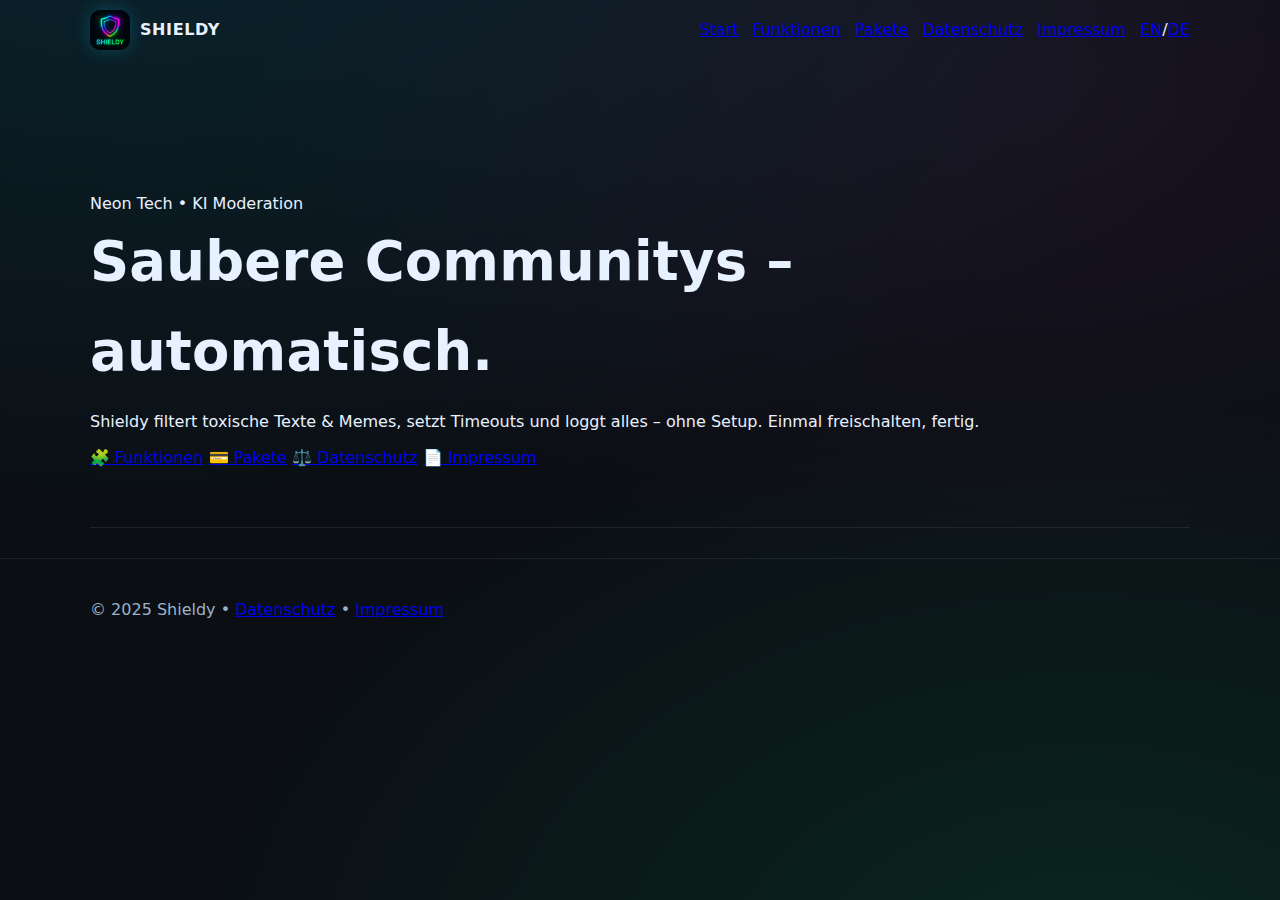
<file: index.html>
<!doctype html>
<html lang="de">
<head>
  <meta charset="utf-8"><meta name="viewport" content="width=device-width,initial-scale=1">
  <title>Shieldy – AI Moderation</title>
  <link rel="stylesheet" href="assets/style.css">
</head>
<body>
<header class="container">
  <nav class="nav">
    <div class="logo-wrap"><img class="logo" src="assets/logo.png" alt="Shieldy Logo"><span class="brand">SHIELDY</span></div>
    <div class="spacer"></div>
    <a href="index.html">Start</a><a href="funktionen.html">Funktionen</a><a href="pakete.html">Pakete</a><a href="datenschutz.html">Datenschutz</a><a href="impressum.html">Impressum</a>
    <div class="lang-switch"><a href="en/index.html" class="lang-btn">EN</a><span class="sep">/</span><a href="index.html" class="lang-btn">DE</a></div>
  </nav>
</header>

<main class="container">
  <section class="hero">
    <div class="hero-inner">
      <span class="badge">Neon Tech • KI Moderation</span>
      <h1>Saubere Communitys – automatisch.</h1>
      <p class="subtitle">Shieldy filtert toxische Texte & Memes, setzt Timeouts und loggt alles – ohne Setup. Einmal freischalten, fertig.</p>
      <div class="btns">
        <a class="btn" href="funktionen.html">🧩 Funktionen</a>
        <a class="btn" href="pakete.html">💳 Pakete</a>
        <a class="btn ghost" href="datenschutz.html">⚖️ Datenschutz</a>
        <a class="btn ghost" href="impressum.html">📄 Impressum</a>
      </div>
    </div>
  </section>
</main>

<footer><div class="container">© 2025 Shieldy • <a href="datenschutz.html">Datenschutz</a> • <a href="impressum.html">Impressum</a></div></footer>
</body></html>
</file>
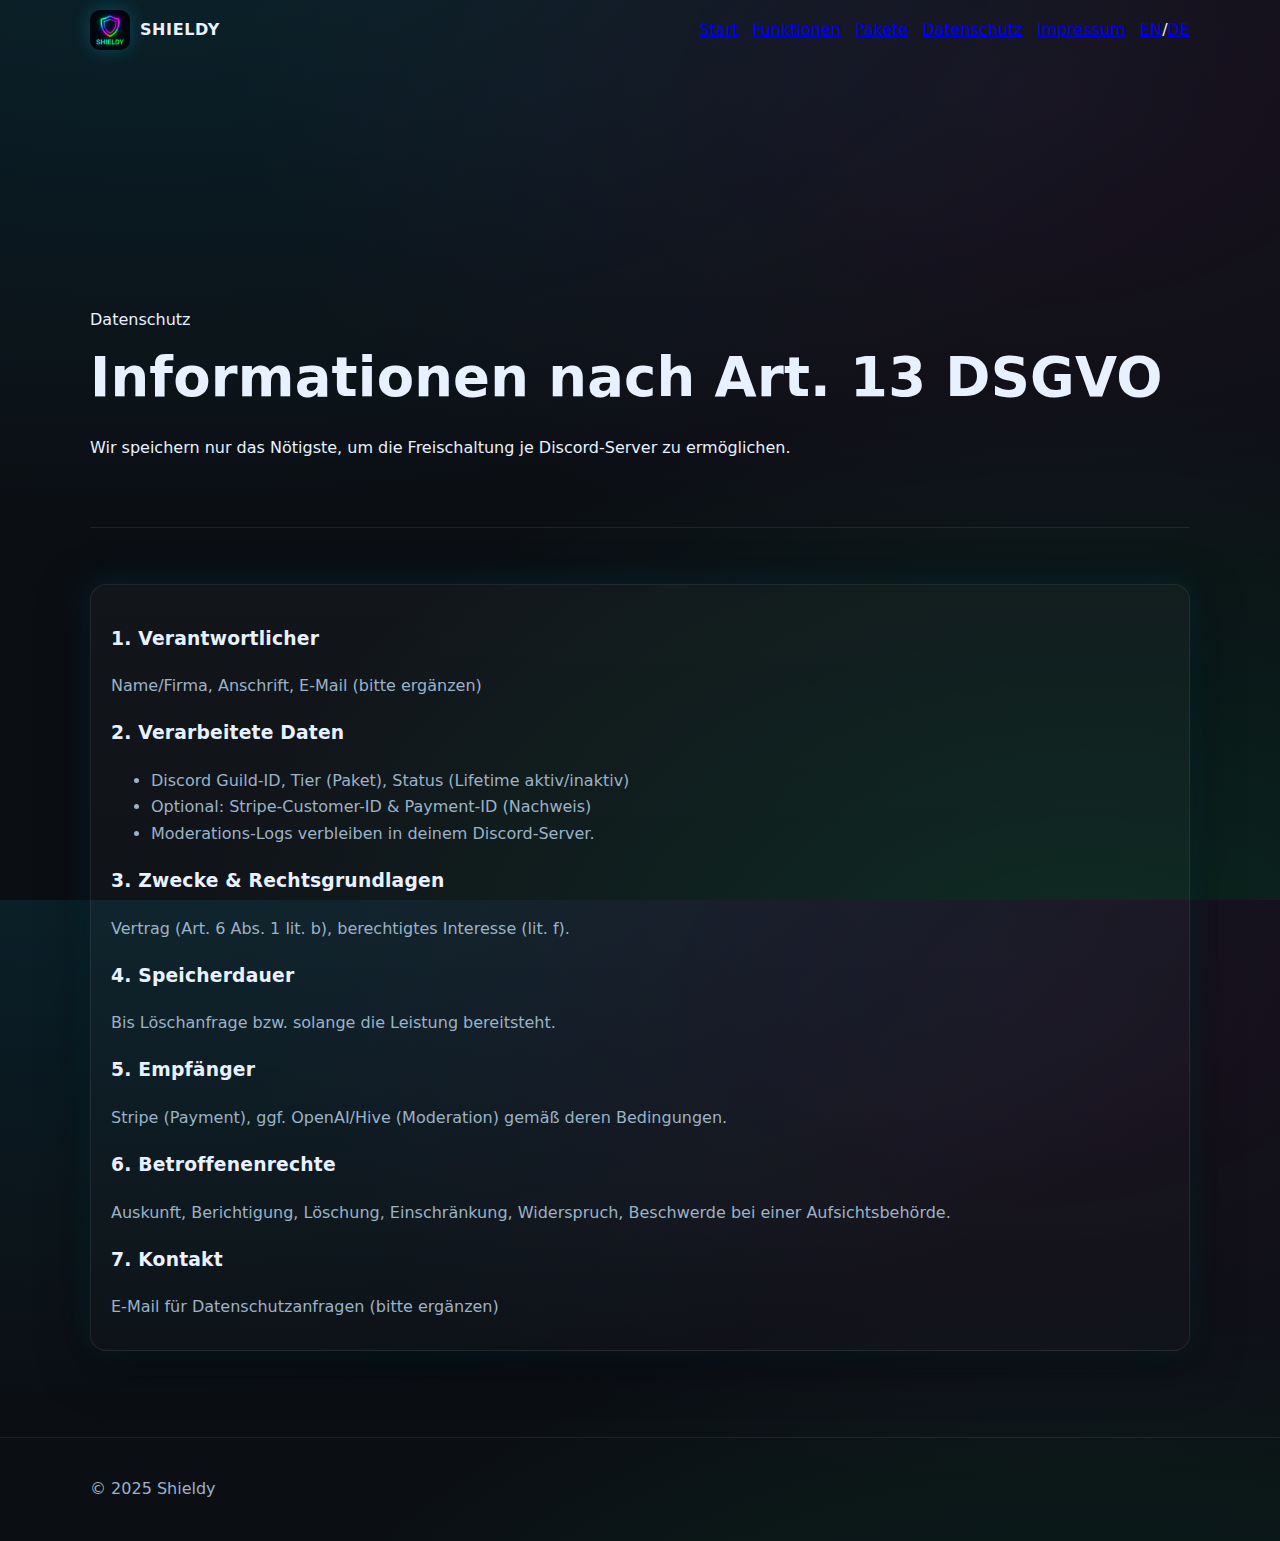
<file: datenschutz.html>
<!doctype html>
<html lang="de">
<head>
  <meta charset="utf-8"><meta name="viewport" content="width=device-width,initial-scale=1">
  <title>Datenschutz – Shieldy</title><link rel="stylesheet" href="assets/style.css">
</head>
<body>
<header class="container">
  <nav class="nav">
    <div class="logo-wrap"><img class="logo" src="assets/logo.png" alt="Shieldy"><span class="brand">SHIELDY</span></div>
    <div class="spacer"></div>
    <a href="index.html">Start</a><a href="funktionen.html">Funktionen</a><a href="pakete.html">Pakete</a><a href="datenschutz.html">Datenschutz</a><a href="impressum.html">Impressum</a>
    <div class="lang-switch"><a href="en/privacy.html" class="lang-btn">EN</a><span class="sep">/</span><a href="datenschutz.html" class="lang-btn">DE</a></div>
  </nav>
</header>

<main class="container">
  <section class="hero">
    <div class="hero-inner">
      <span class="badge">Datenschutz</span>
      <h1>Informationen nach Art. 13 DSGVO</h1>
      <p class="subtitle">Wir speichern nur das Nötigste, um die Freischaltung je Discord-Server zu ermöglichen.</p>
    </div>
  </section>

  <section>
    <div class="card">
      <h3>1. Verantwortlicher</h3><p class="small">Name/Firma, Anschrift, E-Mail (bitte ergänzen)</p>
      <h3>2. Verarbeitete Daten</h3>
      <ul class="small">
        <li>Discord Guild-ID, Tier (Paket), Status (Lifetime aktiv/inaktiv)</li>
        <li>Optional: Stripe-Customer-ID & Payment-ID (Nachweis)</li>
        <li>Moderations-Logs verbleiben in deinem Discord-Server.</li>
      </ul>
      <h3>3. Zwecke & Rechtsgrundlagen</h3><p class="small">Vertrag (Art. 6 Abs. 1 lit. b), berechtigtes Interesse (lit. f).</p>
      <h3>4. Speicherdauer</h3><p class="small">Bis Löschanfrage bzw. solange die Leistung bereitsteht.</p>
      <h3>5. Empfänger</h3><p class="small">Stripe (Payment), ggf. OpenAI/Hive (Moderation) gemäß deren Bedingungen.</p>
      <h3>6. Betroffenenrechte</h3><p class="small">Auskunft, Berichtigung, Löschung, Einschränkung, Widerspruch, Beschwerde bei einer Aufsichtsbehörde.</p>
      <h3>7. Kontakt</h3><p class="small">E-Mail für Datenschutzanfragen (bitte ergänzen)</p>
    </div>
  </section>
</main>

<footer><div class="container">© 2025 Shieldy</div></footer>
</body></html>
</file>
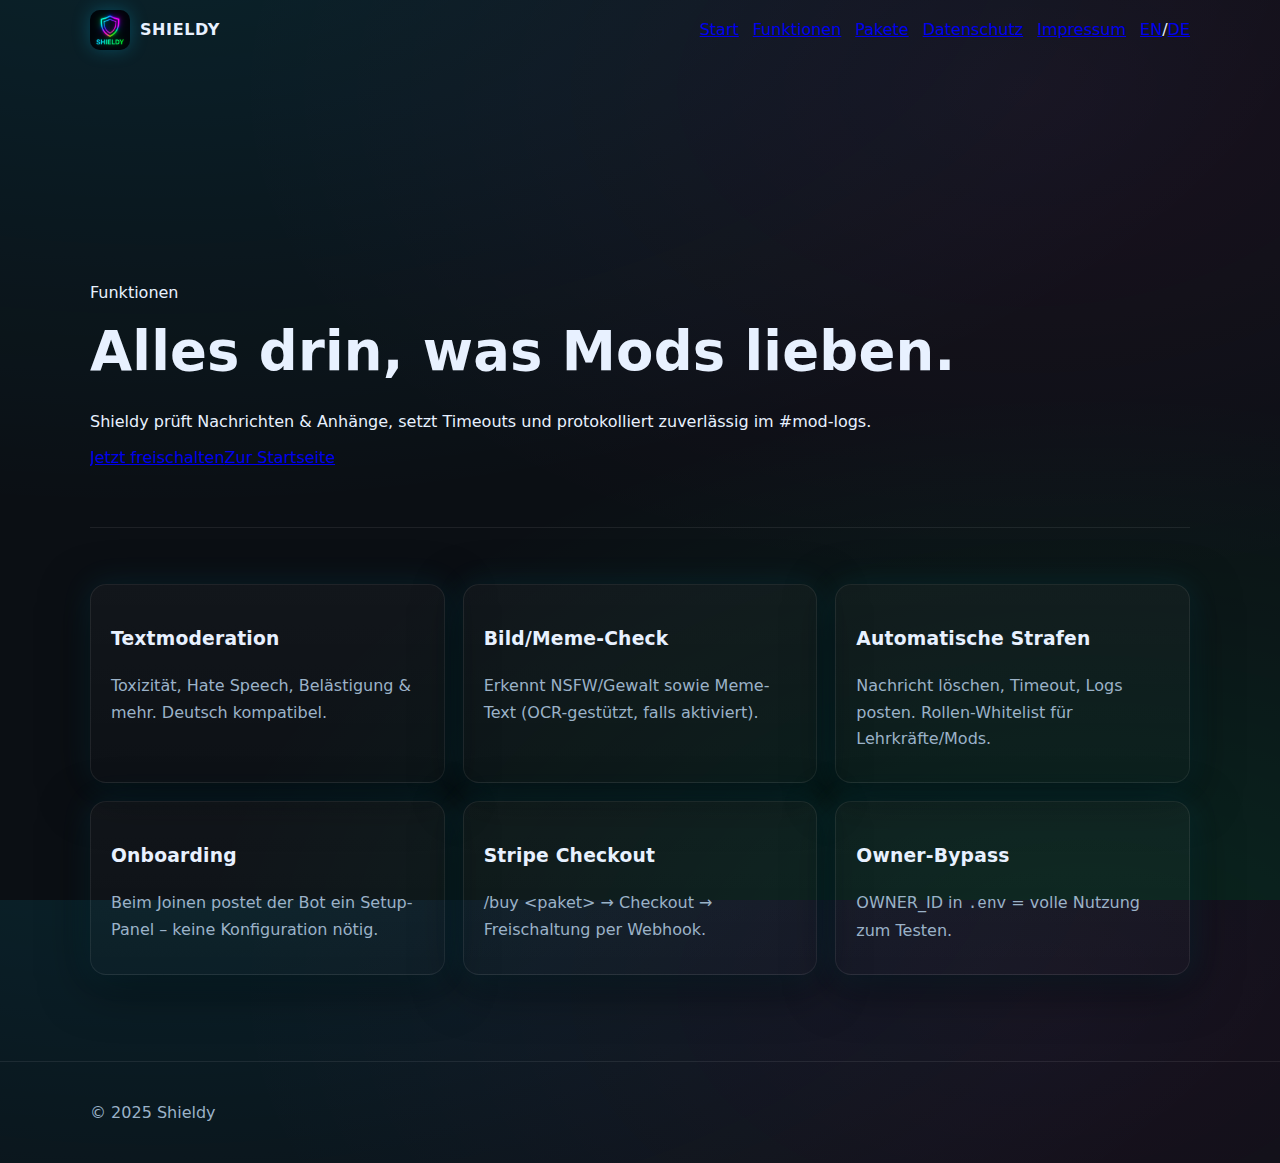
<file: funktionen.html>
<!doctype html>
<html lang="de">
<head>
  <meta charset="utf-8"><meta name="viewport" content="width=device-width,initial-scale=1">
  <title>Funktionen – Shieldy</title><link rel="stylesheet" href="assets/style.css">
</head>
<body>
<header class="container">
  <nav class="nav">
    <div class="logo-wrap"><img class="logo" src="assets/logo.png" alt="Shieldy"><span class="brand">SHIELDY</span></div>
    <div class="spacer"></div>
    <a href="index.html">Start</a><a href="funktionen.html">Funktionen</a><a href="pakete.html">Pakete</a><a href="datenschutz.html">Datenschutz</a><a href="impressum.html">Impressum</a>
    <div class="lang-switch"><a href="en/features.html" class="lang-btn">EN</a><span class="sep">/</span><a href="funktionen.html" class="lang-btn">DE</a></div>
  </nav>
</header>

<main class="container">
  <section class="hero">
    <div class="hero-inner">
      <span class="badge">Funktionen</span>
      <h1>Alles drin, was Mods lieben.</h1>
      <p class="subtitle">Shieldy prüft Nachrichten & Anhänge, setzt Timeouts und protokolliert zuverlässig im #mod-logs.</p>
      <div class="btns"><a class="btn" href="pakete.html">Jetzt freischalten</a><a class="btn ghost" href="index.html">Zur Startseite</a></div>
    </div>
  </section>

  <section>
    <div class="grid-3">
      <div class="card"><h3>Textmoderation</h3><p class="small">Toxizität, Hate Speech, Belästigung & mehr. Deutsch kompatibel.</p></div>
      <div class="card"><h3>Bild/Meme-Check</h3><p class="small">Erkennt NSFW/Gewalt sowie Meme-Text (OCR-gestützt, falls aktiviert).</p></div>
      <div class="card"><h3>Automatische Strafen</h3><p class="small">Nachricht löschen, Timeout, Logs posten. Rollen-Whitelist für Lehrkräfte/Mods.</p></div>
      <div class="card"><h3>Onboarding</h3><p class="small">Beim Joinen postet der Bot ein Setup-Panel – keine Konfiguration nötig.</p></div>
      <div class="card"><h3>Stripe Checkout</h3><p class="small">/buy &lt;paket&gt; → Checkout → Freischaltung per Webhook.</p></div>
      <div class="card"><h3>Owner-Bypass</h3><p class="small">OWNER_ID in <code>.env</code> = volle Nutzung zum Testen.</p></div>
    </div>
  </section>
</main>

<footer><div class="container">© 2025 Shieldy</div></footer>
</body></html>
</file>
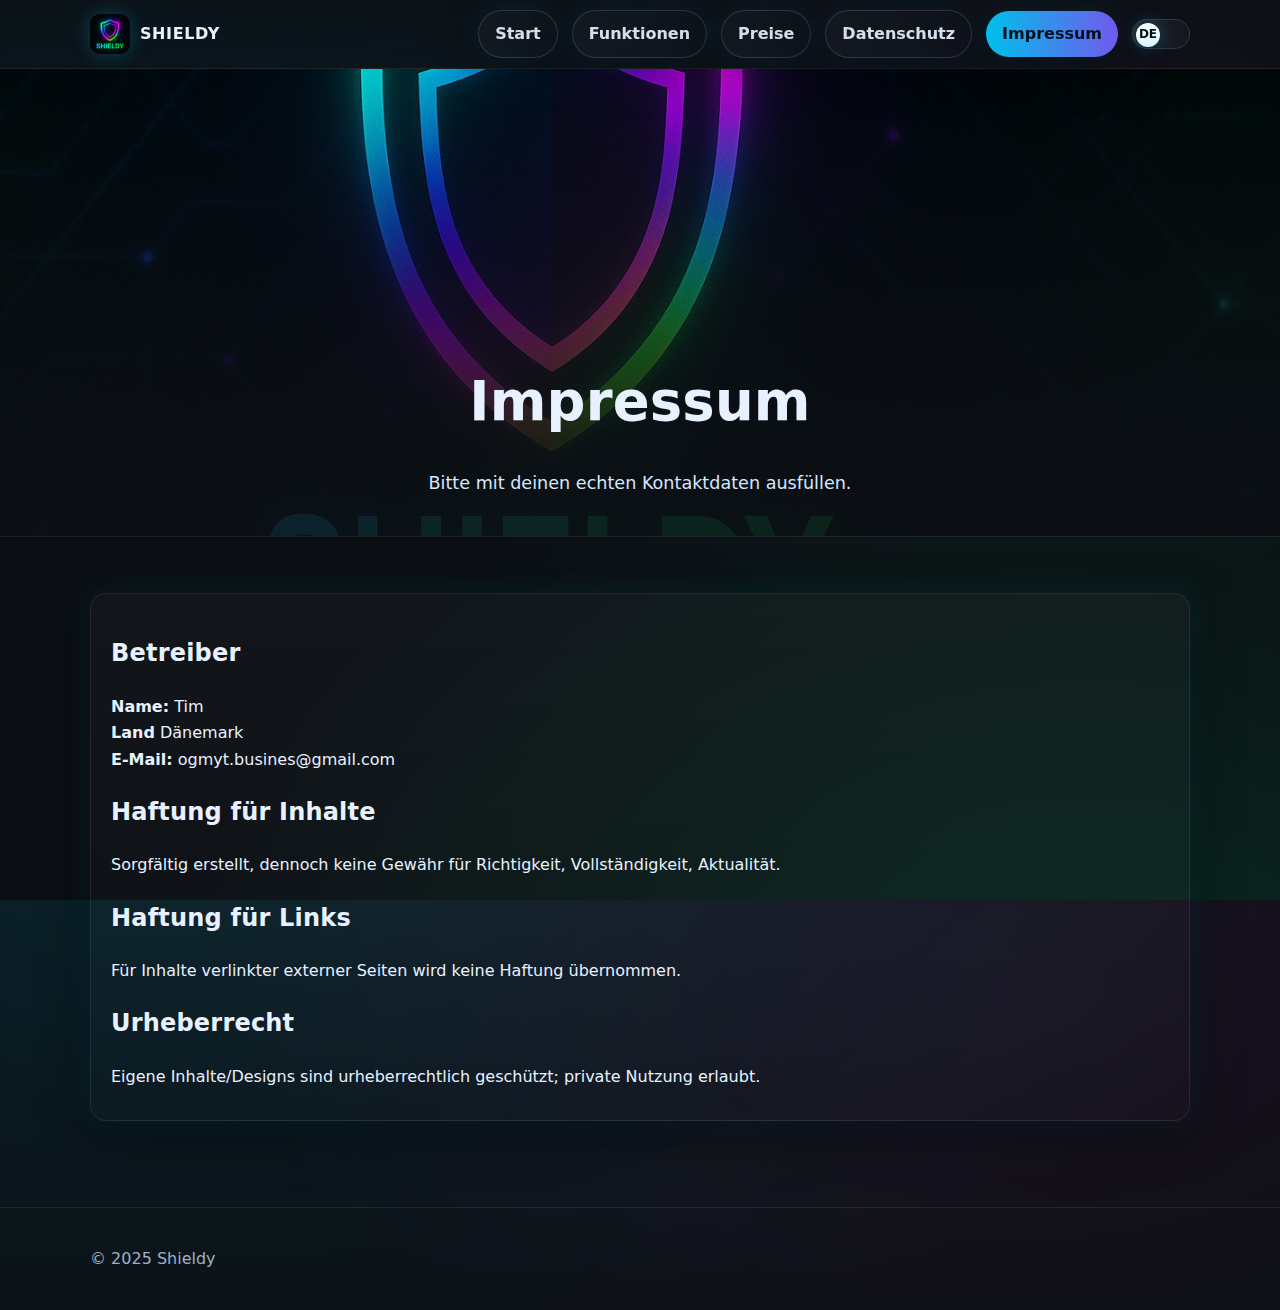
<file: impressum.html>
<!doctype html>
<html lang="de">
<head>
  <meta charset="utf-8"><meta name="viewport" content="width=device-width,initial-scale=1">
  <title>Impressum – Shieldy</title>
  <link rel="stylesheet" href="assets/style.css"><script defer src="assets/script.js"></script>
</head>
<body>
<div class="navbar">
  <div class="container nav">
    <div class="logo-wrap"><img class="logo" src="assets/logo.png" alt="Logo"><span class="brand">SHIELDY</span></div>
    <div class="spacer"></div>
    <a class="nav-btn" href="index.html">Start</a>
    <a class="nav-btn" href="funktionen.html">Funktionen</a>
    <a class="nav-btn" href="preise.html">Preise</a>
    <a class="nav-btn" href="datenschutz.html">Datenschutz</a>
    <a class="nav-btn primary" href="impressum.html">Impressum</a>
    <div class="switch" title="DE / EN"><div class="knob">DE</div></div>
  </div>
</div>

<header class="hero">
  <div class="hero-bg"></div><div class="hero-overlay"></div>
  <div class="container hero-content">
    <h1>Impressum </h1>
    <p class="lead">Bitte mit deinen echten Kontaktdaten ausfüllen.</p>
  </div>
</header>

<main class="container">
  <section>
    <div class="card">
      <h2>Betreiber</h2>
      <p><strong>Name:</strong> Tim<br><strong> Land</strong> Dänemark<br><strong>E-Mail:</strong> ogmyt.busines@gmail.com</p>

      <h2>Haftung für Inhalte</h2>
      <p>Sorgfältig erstellt, dennoch keine Gewähr für Richtigkeit, Vollständigkeit, Aktualität.</p>

      <h2>Haftung für Links</h2>
      <p>Für Inhalte verlinkter externer Seiten wird keine Haftung übernommen.</p>

      <h2>Urheberrecht</h2>
      <p>Eigene Inhalte/Designs sind urheberrechtlich geschützt; private Nutzung erlaubt.</p>
    </div>
  </section>
</main>

<footer><div class="container">© 2025 Shieldy</div></footer>
</body></html>
</file>
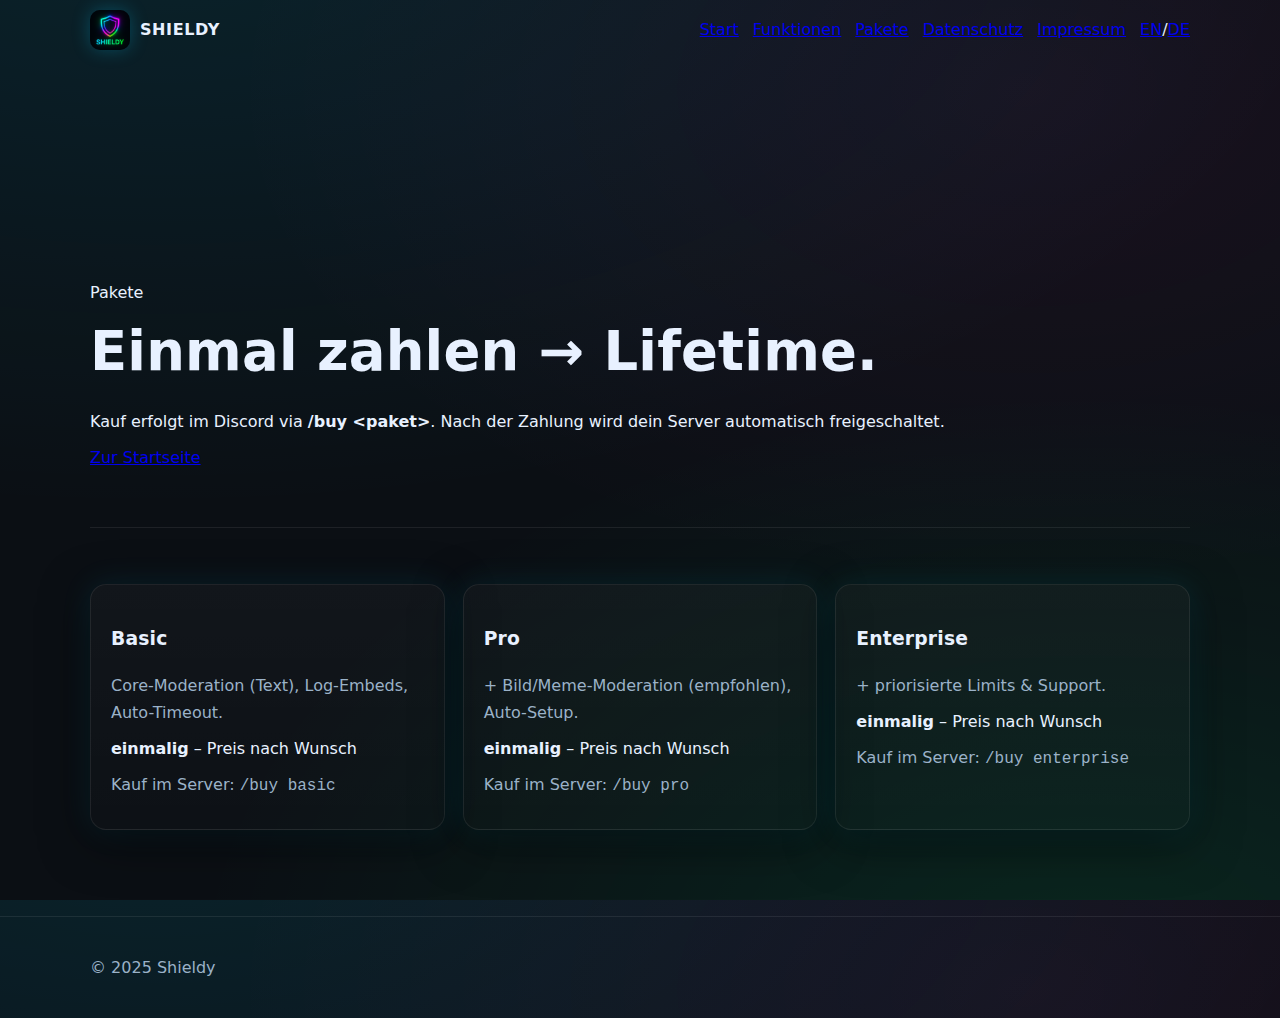
<file: pakete.html>
<!doctype html>
<html lang="de">
<head>
  <meta charset="utf-8"><meta name="viewport" content="width=device-width,initial-scale=1">
  <title>Pakete – Shieldy</title><link rel="stylesheet" href="assets/style.css">
</head>
<body>
<header class="container">
  <nav class="nav">
    <div class="logo-wrap"><img class="logo" src="assets/logo.png" alt="Shieldy"><span class="brand">SHIELDY</span></div>
    <div class="spacer"></div>
    <a href="index.html">Start</a><a href="funktionen.html">Funktionen</a><a href="pakete.html">Pakete</a><a href="datenschutz.html">Datenschutz</a><a href="impressum.html">Impressum</a>
    <div class="lang-switch"><a href="en/pricing.html" class="lang-btn">EN</a><span class="sep">/</span><a href="pakete.html" class="lang-btn">DE</a></div>
  </nav>
</header>

<main class="container">
  <section class="hero">
    <div class="hero-inner">
      <span class="badge">Pakete</span>
      <h1>Einmal zahlen → Lifetime.</h1>
      <p class="subtitle">Kauf erfolgt im Discord via <strong>/buy &lt;paket&gt;</strong>. Nach der Zahlung wird dein Server automatisch freigeschaltet.</p>
      <div class="btns"><a class="btn ghost" href="index.html">Zur Startseite</a></div>
    </div>
  </section>

  <section>
    <div class="grid-3">
      <div class="card"><h3>Basic</h3><p class="small">Core-Moderation (Text), Log-Embeds, Auto-Timeout.</p><p><strong>einmalig</strong> – Preis nach Wunsch</p><p class="small">Kauf im Server: <code>/buy basic</code></p></div>
      <div class="card"><h3>Pro</h3><p class="small">+ Bild/Meme-Moderation (empfohlen), Auto-Setup.</p><p><strong>einmalig</strong> – Preis nach Wunsch</p><p class="small">Kauf im Server: <code>/buy pro</code></p></div>
      <div class="card"><h3>Enterprise</h3><p class="small">+ priorisierte Limits & Support.</p><p><strong>einmalig</strong> – Preis nach Wunsch</p><p class="small">Kauf im Server: <code>/buy enterprise</code></p></div>
    </div>
  </section>
</main>

<footer><div class="container">© 2025 Shieldy</div></footer>
</body></html>
</file>
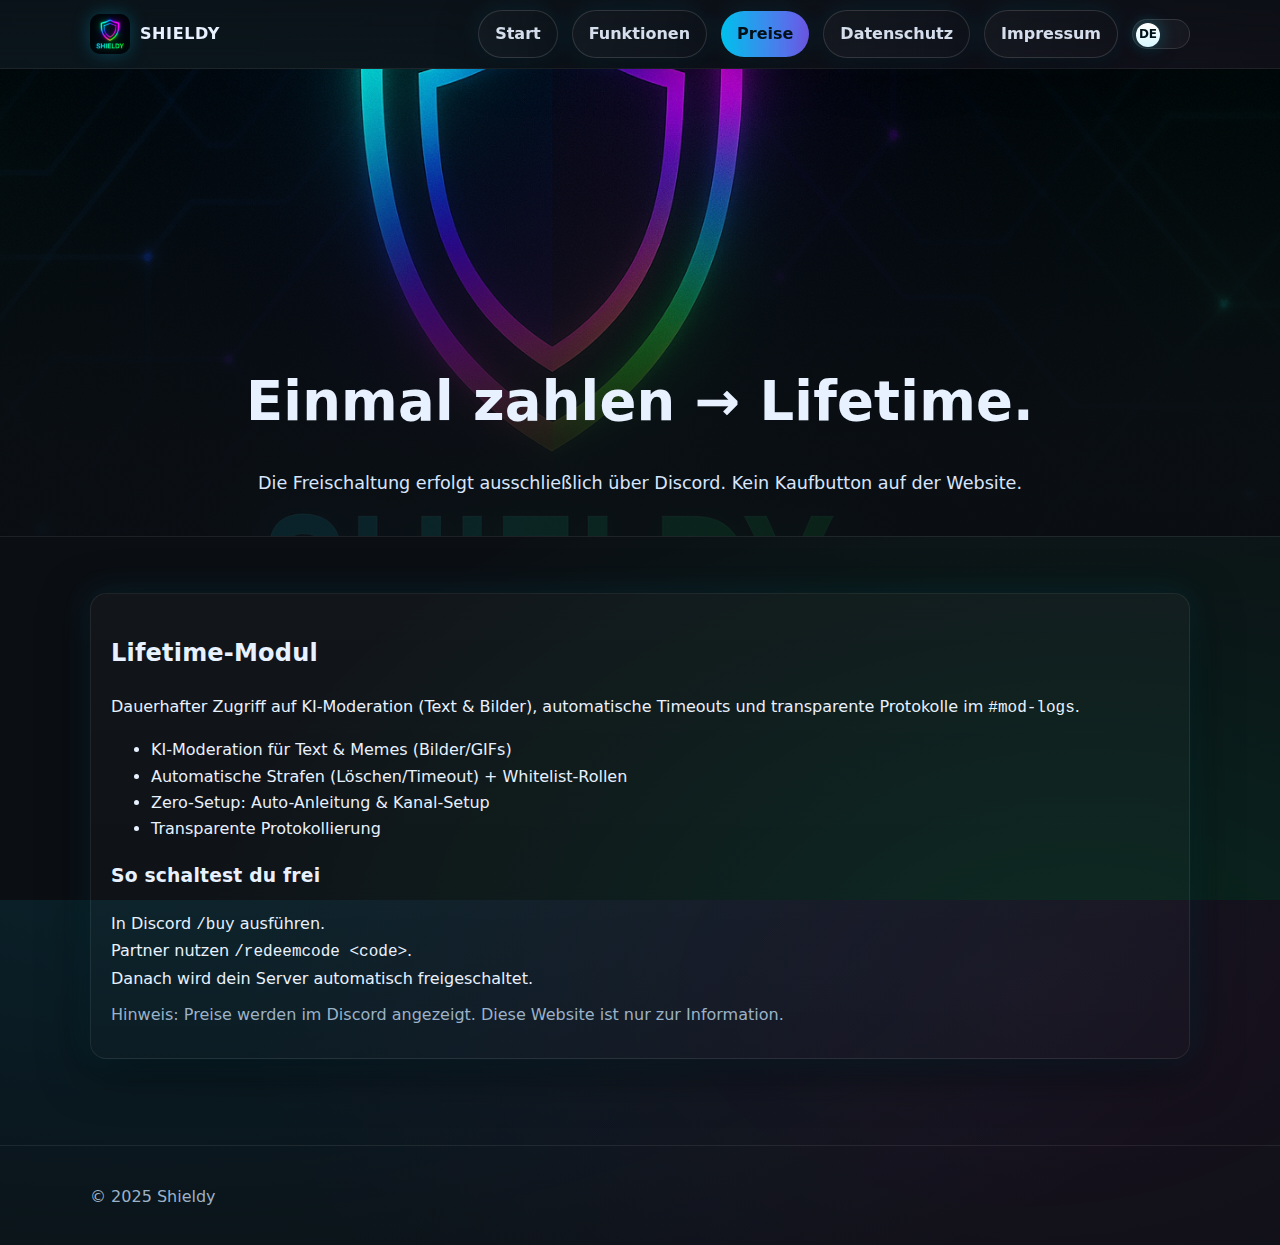
<file: preise.html>
<!doctype html>
<html lang="de">
<head>
  <meta charset="utf-8"><meta name="viewport" content="width=device-width,initial-scale=1">
  <title>Preise – Shieldy</title>
  <link rel="stylesheet" href="assets/style.css"><script defer src="assets/script.js"></script>
</head>
<body>
<div class="navbar">
  <div class="container nav">
    <div class="logo-wrap"><img class="logo" src="assets/logo.png" alt="Logo"><span class="brand">SHIELDY</span></div>
    <div class="spacer"></div>
    <a class="nav-btn" href="index.html">Start</a>
    <a class="nav-btn" href="funktionen.html">Funktionen</a>
    <a class="nav-btn primary" href="preise.html">Preise</a>
    <a class="nav-btn" href="datenschutz.html">Datenschutz</a>
    <a class="nav-btn" href="impressum.html">Impressum</a>
    <div class="switch" title="DE / EN"><div class="knob">DE</div></div>
  </div>
</div>

<header class="hero">
  <div class="hero-bg"></div><div class="hero-overlay"></div>
  <div class="container hero-content">
    <h1>Einmal zahlen → Lifetime.</h1>
    <p class="lead">Die Freischaltung erfolgt ausschließlich über Discord. Kein Kaufbutton auf der Website.</p>
  </div>
</header>

<main class="container">
  <section>
    <div class="card">
      <h2>Lifetime-Modul</h2>
      <p>
        Dauerhafter Zugriff auf KI-Moderation (Text & Bilder), automatische Timeouts
        und transparente Protokolle im <code>#mod-logs</code>.
      </p>
      <ul>
        <li>KI-Moderation für Text & Memes (Bilder/GIFs)</li>
        <li>Automatische Strafen (Löschen/Timeout) + Whitelist-Rollen</li>
        <li>Zero-Setup: Auto-Anleitung & Kanal-Setup</li>
        <li>Transparente Protokollierung</li>
      </ul>
      <h3>So schaltest du frei</h3>
      <p>
        In Discord <code>/buy</code> ausführen.<br>
        Partner nutzen <code>/redeemcode &lt;code&gt;</code>.<br>
        Danach wird dein Server automatisch freigeschaltet.
      </p>
      <p class="small">Hinweis: Preise werden im Discord angezeigt. Diese Website ist nur zur Information.</p>
    </div>
  </section>
</main>

<footer><div class="container">© 2025 Shieldy</div></footer>
</body></html>
</file>
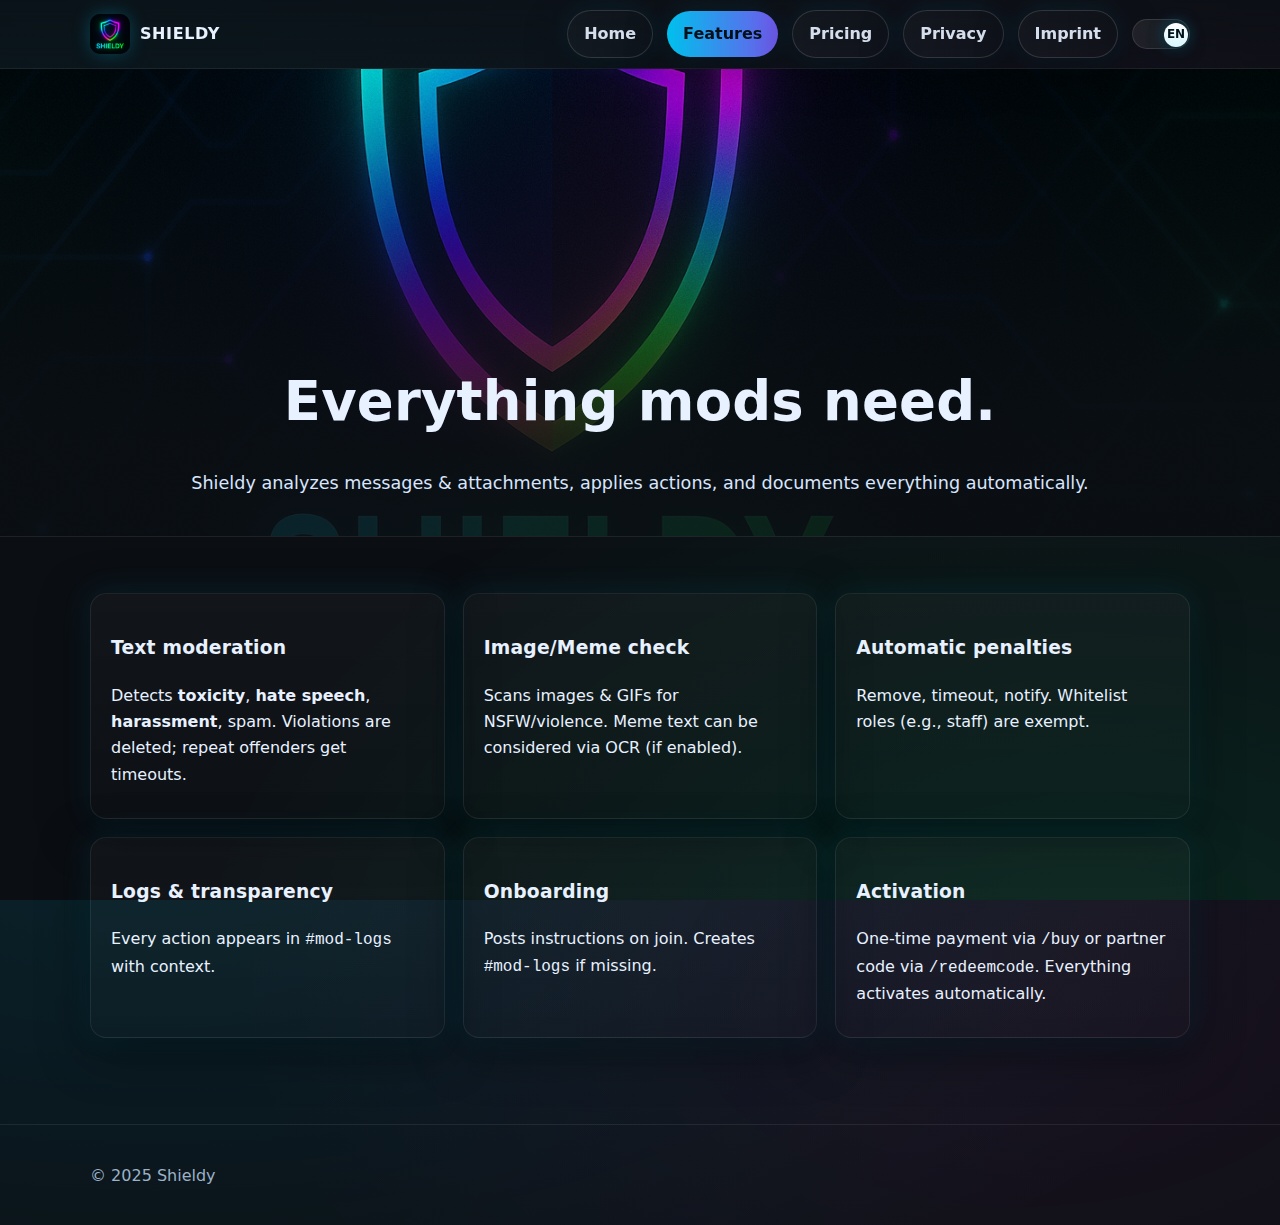
<file: en/features.html>
<!doctype html>
<html lang="en">
<head>
  <meta charset="utf-8"><meta name="viewport" content="width=device-width,initial-scale=1">
  <title>Features – Shieldy</title>
  <link rel="stylesheet" href="../assets/style.css"><script defer src="../assets/script.js"></script>
</head>
<body>
<div class="navbar">
  <div class="container nav">
    <div class="logo-wrap"><img class="logo" src="../assets/logo.png" alt="Logo"><span class="brand">SHIELDY</span></div>
    <div class="spacer"></div>
    <a class="nav-btn" href="index.html">Home</a>
    <a class="nav-btn primary" href="features.html">Features</a>
    <a class="nav-btn" href="pricing.html">Pricing</a>
    <a class="nav-btn" href="privacy.html">Privacy</a>
    <a class="nav-btn" href="imprint.html">Imprint</a>
    <div class="switch" title="EN / DE"><div class="knob">EN</div></div>
  </div>
</div>

<header class="hero">
  <div class="hero-bg"></div><div class="hero-overlay"></div>
  <div class="container hero-content">
    <h1>Everything mods need.</h1>
    <p class="lead">Shieldy analyzes messages & attachments, applies actions, and documents everything automatically.</p>
  </div>
</header>

<main class="container">
  <section>
    <div class="grid-3">
      <div class="card"><h3>Text moderation</h3><p>Detects <strong>toxicity</strong>, <strong>hate speech</strong>, <strong>harassment</strong>, spam. Violations are deleted; repeat offenders get timeouts.</p></div>
      <div class="card"><h3>Image/Meme check</h3><p>Scans images & GIFs for NSFW/violence. Meme text can be considered via OCR (if enabled).</p></div>
      <div class="card"><h3>Automatic penalties</h3><p>Remove, timeout, notify. Whitelist roles (e.g., staff) are exempt.</p></div>
      <div class="card"><h3>Logs & transparency</h3><p>Every action appears in <code>#mod-logs</code> with context.</p></div>
      <div class="card"><h3>Onboarding</h3><p>Posts instructions on join. Creates <code>#mod-logs</code> if missing.</p></div>
      <div class="card"><h3>Activation</h3><p>One-time payment via <code>/buy</code> or partner code via <code>/redeemcode</code>. Everything activates automatically.</p></div>
    </div>
  </section>
</main>

<footer><div class="container">© 2025 Shieldy</div></footer>
</body></html>
</file>
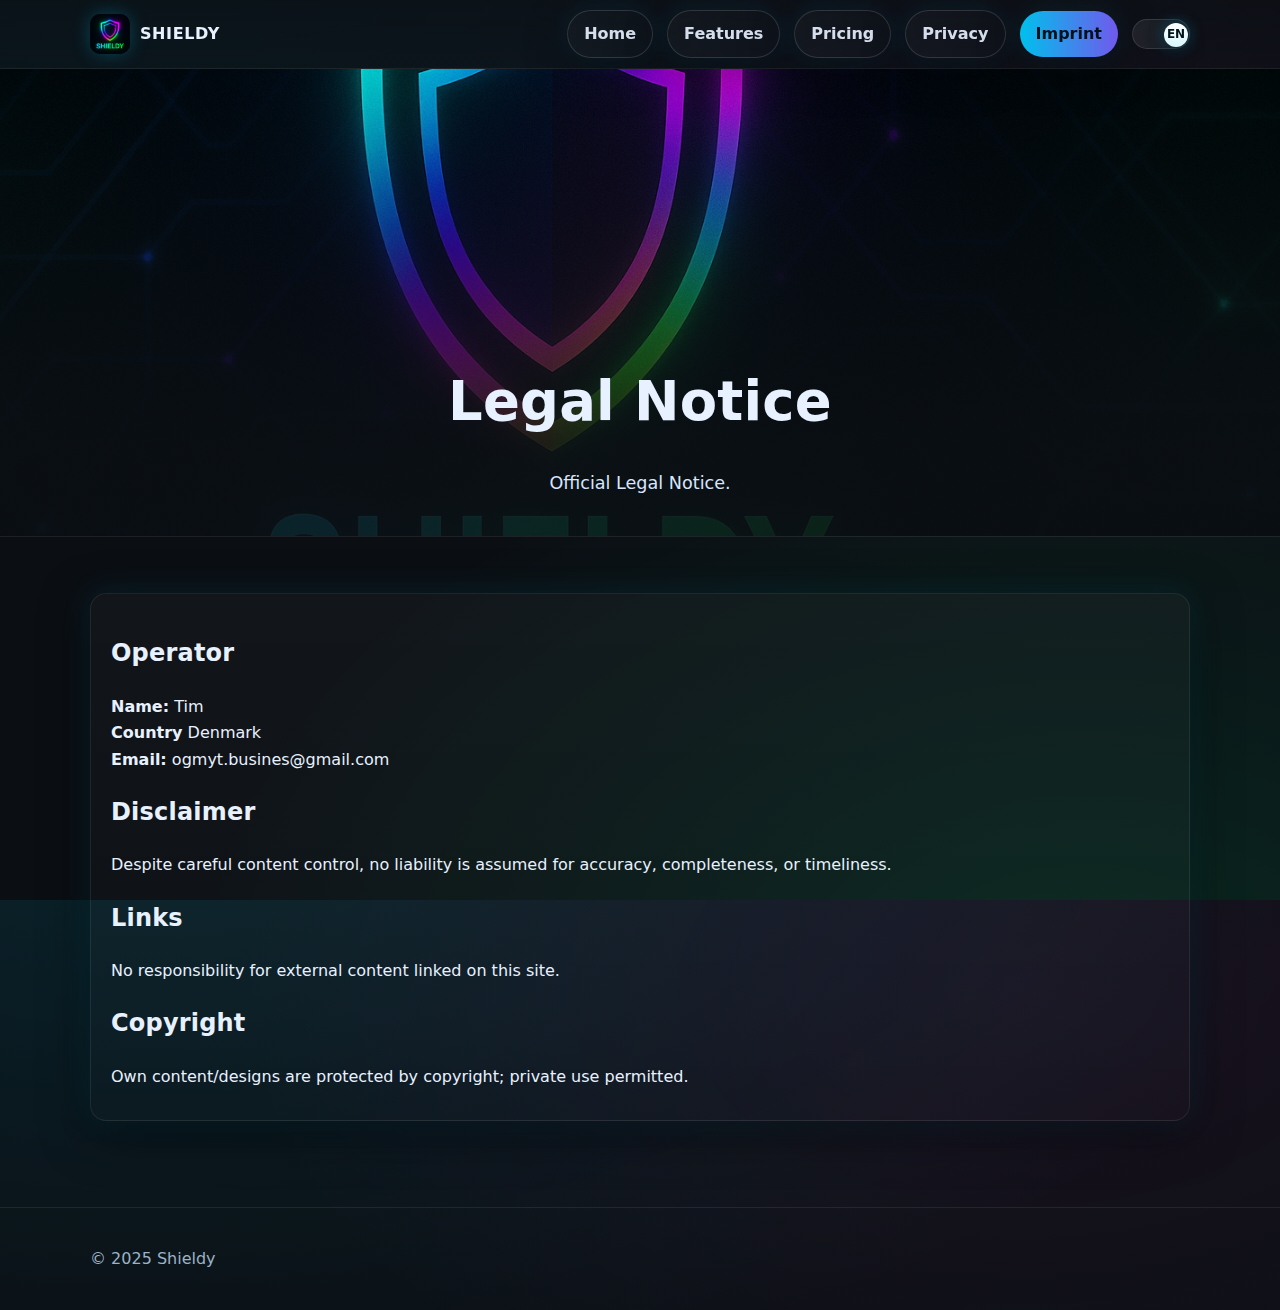
<file: en/imprint.html>
<!doctype html>
<html lang="en">
<head>
  <meta charset="utf-8"><meta name="viewport" content="width=device-width,initial-scale=1">
  <title>Imprint – Shieldy</title>
  <link rel="stylesheet" href="../assets/style.css"><script defer src="../assets/script.js"></script>
</head>
<body>
<div class="navbar">
  <div class="container nav">
    <div class="logo-wrap"><img class="logo" src="../assets/logo.png" alt="Logo"><span class="brand">SHIELDY</span></div>
    <div class="spacer"></div>
    <a class="nav-btn" href="index.html">Home</a>
    <a class="nav-btn" href="features.html">Features</a>
    <a class="nav-btn" href="pricing.html">Pricing</a>
    <a class="nav-btn" href="privacy.html">Privacy</a>
    <a class="nav-btn primary" href="imprint.html">Imprint</a>
    <div class="switch" title="EN / DE"><div class="knob">EN</div></div>
  </div>
</div>

<header class="hero">
  <div class="hero-bg"></div><div class="hero-overlay"></div>
  <div class="container hero-content">
    <h1>Legal Notice</h1>
    <p class="lead">Official Legal Notice.</p>
  </div>
</header>

<main class="container">
  <section>
    <div class="card">
      <h2>Operator</h2>
      <p><strong>Name:</strong> Tim<br><strong> Country</strong> Denmark<br><strong>Email:</strong> ogmyt.busines@gmail.com</p>

      <h2>Disclaimer</h2>
      <p>Despite careful content control, no liability is assumed for accuracy, completeness, or timeliness.</p>

      <h2>Links</h2>
      <p>No responsibility for external content linked on this site.</p>

      <h2>Copyright</h2>
      <p>Own content/designs are protected by copyright; private use permitted.</p>
    </div>
  </section>
</main>

<footer><div class="container">© 2025 Shieldy</div></footer>
</body></html>
</file>
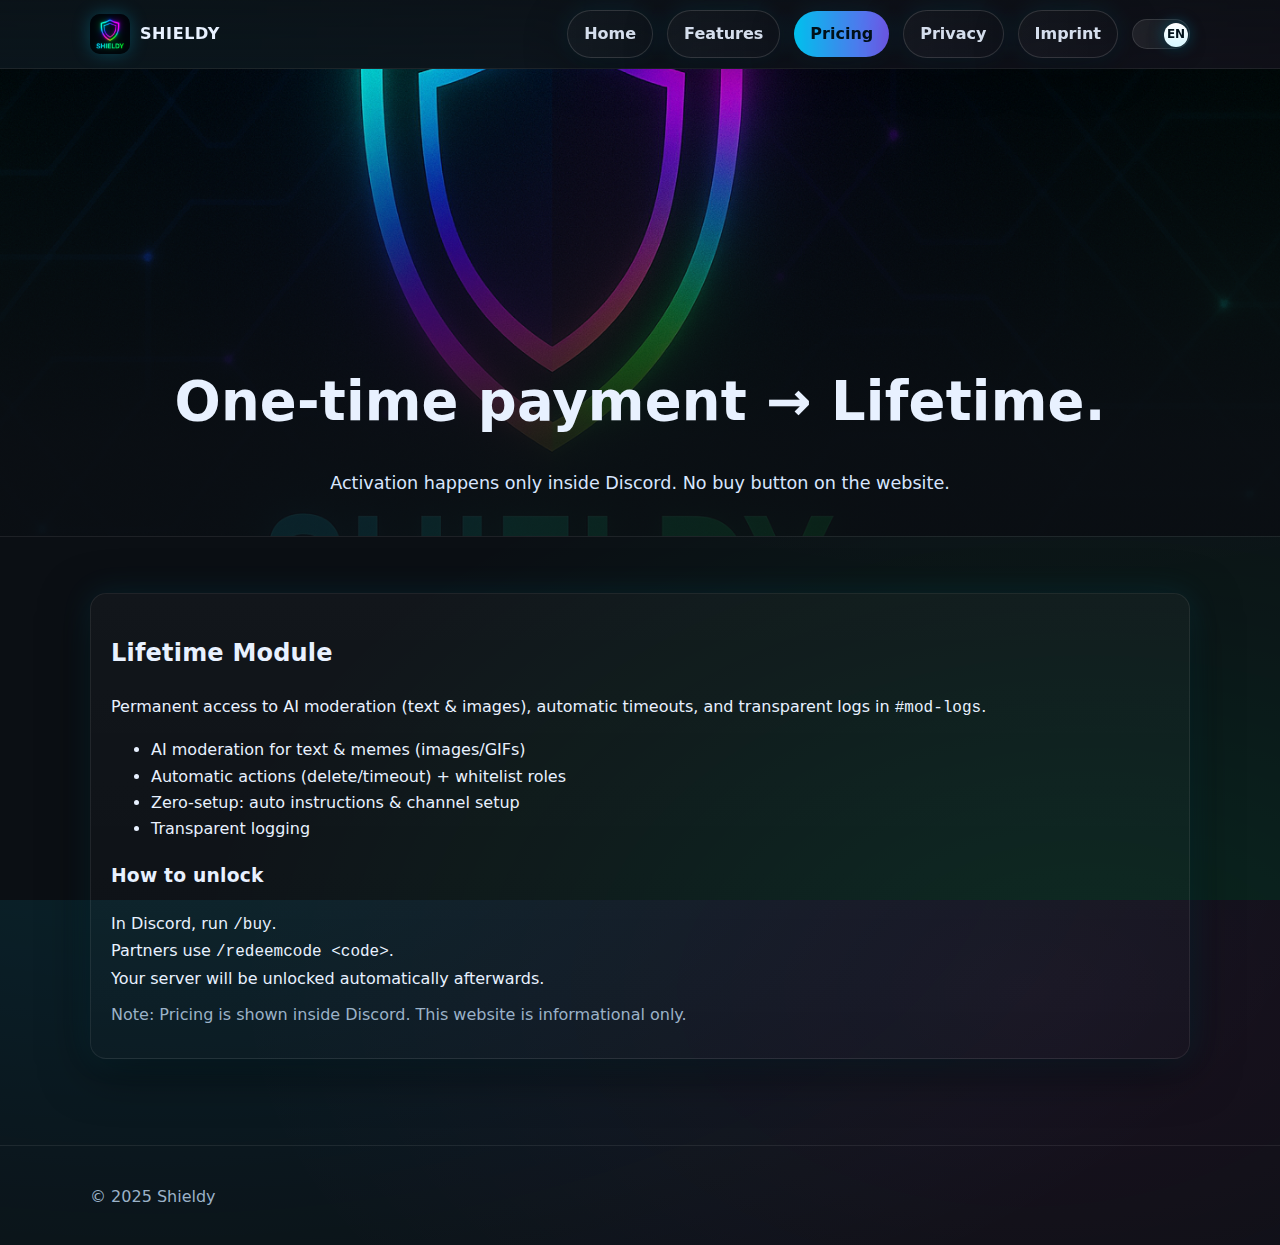
<file: en/pricing.html>
<!doctype html>
<html lang="en">
<head>
  <meta charset="utf-8"><meta name="viewport" content="width=device-width,initial-scale=1">
  <title>Pricing – Shieldy</title>
  <link rel="stylesheet" href="../assets/style.css"><script defer src="../assets/script.js"></script>
</head>
<body>
<div class="navbar">
  <div class="container nav">
    <div class="logo-wrap"><img class="logo" src="../assets/logo.png" alt="Logo"><span class="brand">SHIELDY</span></div>
    <div class="spacer"></div>
    <a class="nav-btn" href="index.html">Home</a>
    <a class="nav-btn" href="features.html">Features</a>
    <a class="nav-btn primary" href="pricing.html">Pricing</a>
    <a class="nav-btn" href="privacy.html">Privacy</a>
    <a class="nav-btn" href="imprint.html">Imprint</a>
    <div class="switch" title="EN / DE"><div class="knob">EN</div></div>
  </div>
</div>

<header class="hero">
  <div class="hero-bg"></div><div class="hero-overlay"></div>
  <div class="container hero-content">
    <h1>One-time payment → Lifetime.</h1>
    <p class="lead">Activation happens only inside Discord. No buy button on the website.</p>
  </div>
</header>

<main class="container">
  <section>
    <div class="card">
      <h2>Lifetime Module</h2>
      <p>
        Permanent access to AI moderation (text & images), automatic timeouts, and transparent logs in <code>#mod-logs</code>.
      </p>
      <ul>
        <li>AI moderation for text & memes (images/GIFs)</li>
        <li>Automatic actions (delete/timeout) + whitelist roles</li>
        <li>Zero-setup: auto instructions & channel setup</li>
        <li>Transparent logging</li>
      </ul>
      <h3>How to unlock</h3>
      <p>
        In Discord, run <code>/buy</code>.<br>
        Partners use <code>/redeemcode &lt;code&gt;</code>.<br>
        Your server will be unlocked automatically afterwards.
      </p>
      <p class="small">Note: Pricing is shown inside Discord. This website is informational only.</p>
    </div>
  </section>
</main>

<footer><div class="container">© 2025 Shieldy</div></footer>
</body></html>
</file>
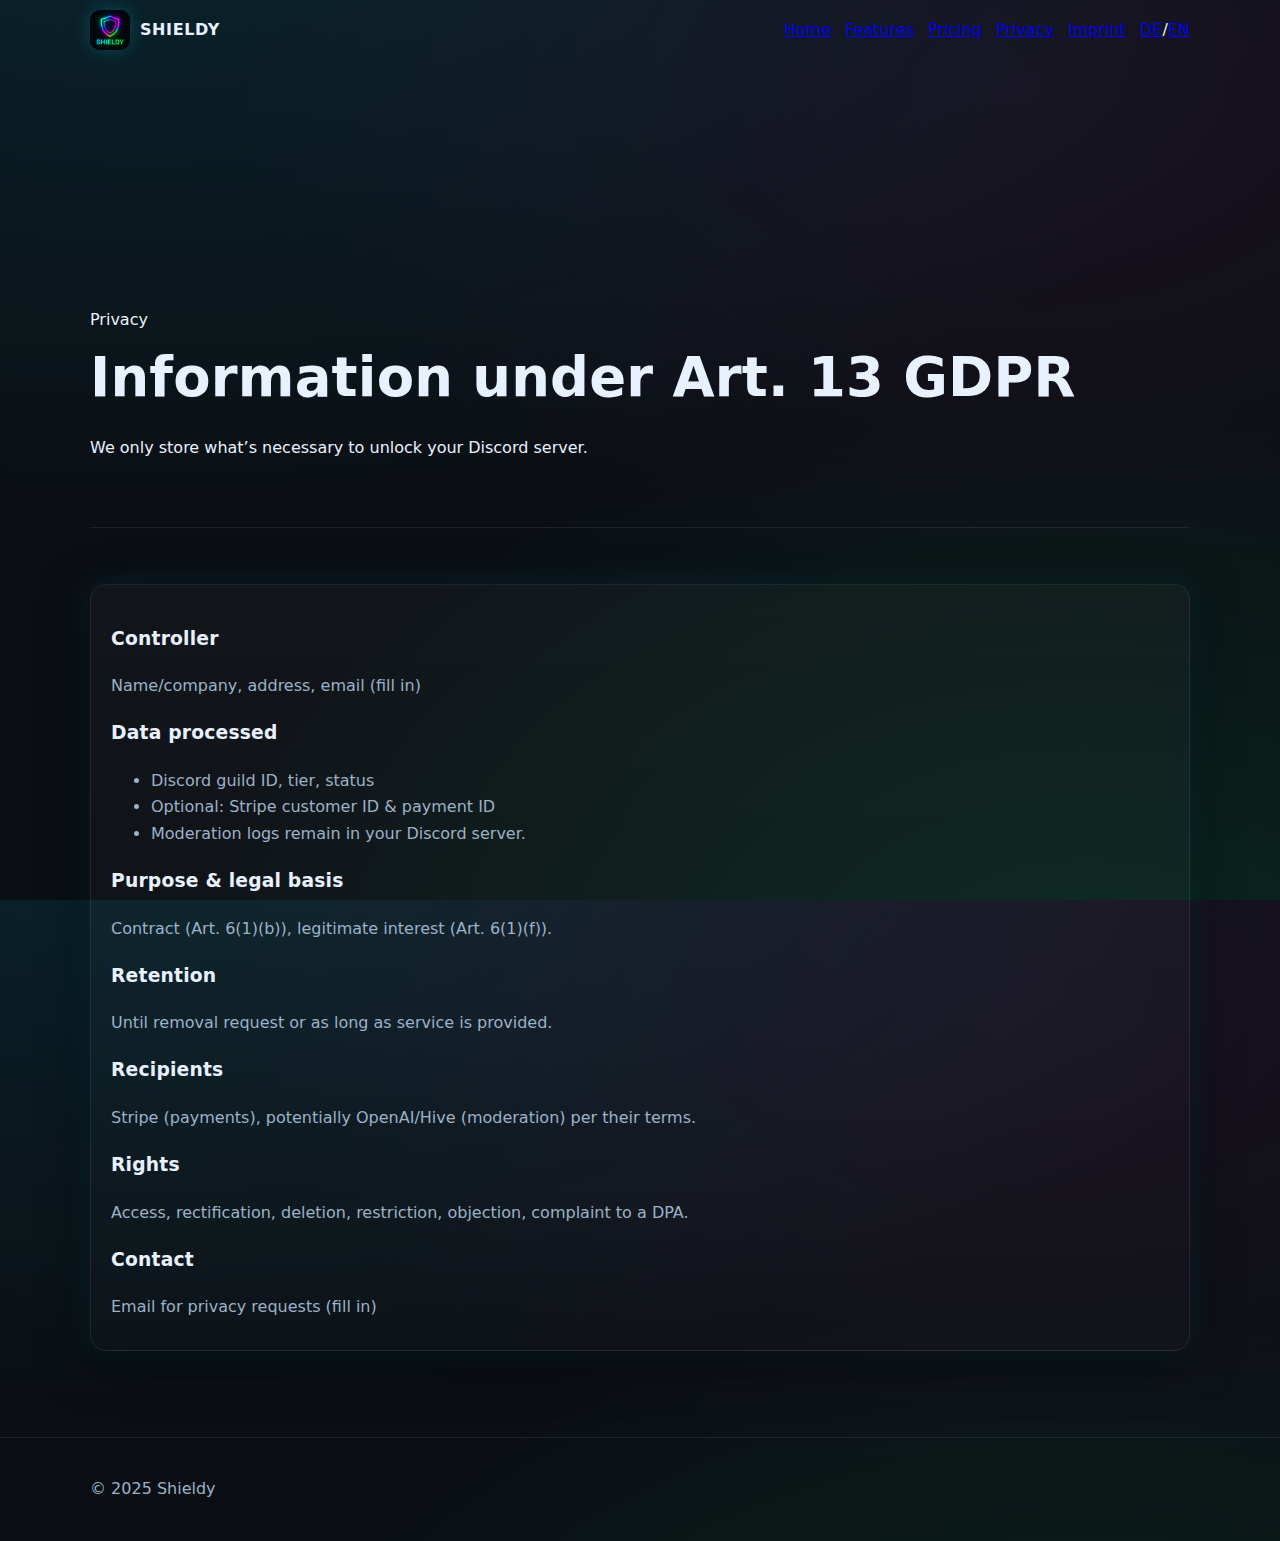
<file: en/privacy.html>
<!doctype html>
<html lang="en">
<head>
  <meta charset="utf-8"><meta name="viewport" content="width=device-width,initial-scale=1">
  <title>Privacy – Shieldy</title><link rel="stylesheet" href="../assets/style.css">
</head>
<body>
<header class="container">
  <nav class="nav">
    <div class="logo-wrap"><img class="logo" src="../assets/logo.png" alt="Shieldy"><span class="brand">SHIELDY</span></div>
    <div class="spacer"></div>
    <a href="index.html">Home</a><a href="features.html">Features</a><a href="pricing.html">Pricing</a><a href="privacy.html">Privacy</a><a href="imprint.html">Imprint</a>
    <div class="lang-switch"><a href="../datenschutz.html" class="lang-btn">DE</a><span class="sep">/</span><a href="privacy.html" class="lang-btn">EN</a></div>
  </nav>
</header>

<main class="container">
  <section class="hero">
    <div class="hero-inner">
      <span class="badge">Privacy</span>
      <h1>Information under Art. 13 GDPR</h1>
      <p class="subtitle">We only store what’s necessary to unlock your Discord server.</p>
    </div>
  </section>

  <section>
    <div class="card">
      <h3>Controller</h3><p class="small">Name/company, address, email (fill in)</p>
      <h3>Data processed</h3><ul class="small"><li>Discord guild ID, tier, status</li><li>Optional: Stripe customer ID & payment ID</li><li>Moderation logs remain in your Discord server.</li></ul>
      <h3>Purpose & legal basis</h3><p class="small">Contract (Art. 6(1)(b)), legitimate interest (Art. 6(1)(f)).</p>
      <h3>Retention</h3><p class="small">Until removal request or as long as service is provided.</p>
      <h3>Recipients</h3><p class="small">Stripe (payments), potentially OpenAI/Hive (moderation) per their terms.</p>
      <h3>Rights</h3><p class="small">Access, rectification, deletion, restriction, objection, complaint to a DPA.</p>
      <h3>Contact</h3><p class="small">Email for privacy requests (fill in)</p>
    </div>
  </section>
</main>

<footer><div class="container">© 2025 Shieldy</div></footer>
</body></html>
</file>
<file: assets/style.css>
:root{
  --bg:#0b0f14; --panel:#0e141b; --text:#e8f1ff; --muted:#9bb2c8;
  --a1:#00d1ff; --a2:#7b61ff; --a3:#00ff85; --a4:#ff3fd8;
  --radius:16px; --shadow:0 12px 48px rgba(0,0,0,.5),0 0 30px rgba(0,209,255,.12);
}
*{box-sizing:border-box}
html,body{height:100%}
body{
  margin:0;color:var(--text);
  font:16px/1.65 ui-sans-serif,system-ui,Segoe UI,Roboto,Helvetica,Arial,sans-serif;
  background:
    radial-gradient(1200px 600px at 12% -10%,rgba(0,209,255,.10),transparent),
    radial-gradient(900px 600px at 85% 110%,rgba(0,255,133,.10),transparent),
    radial-gradient(800px 500px at 80% 10%,rgba(255,63,216,.06),transparent),
    var(--bg);
}

/* Layout */
.container{width:min(1100px,92%);margin:0 auto}
h1,h2,h3{letter-spacing:.2px}
p{margin:.6em 0}
.lead{font-size:1.1rem;color:#d8e6ff}

/* NAVBAR */
.navbar{
  position:sticky;top:0;z-index:50;
  backdrop-filter: blur(12px);
  background:linear-gradient(180deg,rgba(11,15,20,.75),rgba(11,15,20,.55));
  border-bottom:1px solid rgba(255,255,255,.08);
}
.nav{display:flex;align-items:center;gap:14px;padding:10px 0}
.logo-wrap{display:flex;align-items:center;gap:10px}
.logo{width:40px;height:40px;object-fit:contain;border-radius:10px;box-shadow:0 0 18px rgba(0,209,255,.25)}
.brand{font-weight:900;letter-spacing:.6px}
.spacer{flex:1}

/* NAV Buttons */
.nav-btn{
  display:inline-flex;align-items:center;justify-content:center;gap:8px;
  padding:10px 16px;border-radius:999px;border:1px solid rgba(255,255,255,.15);
  color:var(--text); text-decoration:none; font-weight:700; opacity:.92;
  background:linear-gradient(90deg,rgba(255,255,255,.03),rgba(255,255,255,.01));
  box-shadow:var(--shadow); transition:transform .08s ease, opacity .15s ease, box-shadow .2s ease;
}
.nav-btn:hover{opacity:1; transform:translateY(-1px); box-shadow:0 10px 30px rgba(0,0,0,.45), 0 0 20px rgba(0,209,255,.15)}
.nav-btn.primary{
  border:none; color:#00121a;
  background:linear-gradient(90deg,var(--a1),var(--a2),var(--a4),var(--a3)); background-size:300% 100%;
}
.nav-btn.primary:hover{animation:flow 3s linear infinite}

/* Language Switch */
.switch{
  --w:58px; --h:30px;
  position:relative; width:var(--w); height:var(--h); border-radius:999px;
  background:linear-gradient(90deg,rgba(255,255,255,.08),rgba(255,255,255,.03));
  border:1px solid rgba(255,255,255,.12); cursor:pointer;
}
.switch .knob{
  position:absolute; top:3px; left:3px; width:24px; height:24px; border-radius:999px;
  background:linear-gradient(180deg,#fff,#d7f7ff); color:#00121a; font-size:.75rem; font-weight:800;
  display:flex; align-items:center; justify-content:center; transition:left .2s ease;
  box-shadow:0 6px 18px rgba(0,0,0,.35), 0 0 16px rgba(0,209,255,.35);
}
.switch.active .knob{ left: calc(var(--w) - 27px);}

/* HERO Banner (Parallax) */
/* WICHTIG: Pfad korrekt relativ zur CSS-Datei! */
.hero{
  position:relative; height:52vh; min-height:420px; display:flex; align-items:flex-end;
  border-bottom:1px solid rgba(255,255,255,.08); overflow:hidden;
}
.hero-bg{
  position:absolute; inset:0;
  background: center/cover no-repeat url('banner.jpg'); /* <-- FIX: nicht 'assets/banner.jpg' */
  transform:scale(1.08); transition:transform .2s ease, filter .2s ease, opacity .2s ease;
}
.hero-overlay{position:absolute; inset:0; background:linear-gradient(180deg,rgba(0,0,0,.15) 0%, rgba(11,15,20,.9) 80%);}
.hero-content{
  position:relative; z-index:2; padding:38px 0 28px; width:100%;
  text-align:center; display:flex; flex-direction:column; align-items:center; /* <-- zentriert */
}
.hero h1{font-size:clamp(2.2rem,4.8vw,3.4rem); margin:0 0 12px}
.hero .lead{max-width:900px}

/* Sections / Cards */
section{padding:56px 0}
.card{
  background:linear-gradient(180deg,rgba(255,255,255,.03),rgba(255,255,255,.01));
  border:1px solid rgba(255,255,255,.08); border-radius:var(--radius); padding:20px; box-shadow:var(--shadow)
}
.grid-2{display:grid;grid-template-columns:1fr 1fr;gap:18px}
.grid-3{display:grid;grid-template-columns:repeat(3,1fr);gap:18px}
.small{color:var(--muted)}
footer{padding:38px 0;color:var(--muted);border-top:1px solid rgba(255,255,255,.08);margin-top:30px}

/* Responsive */
@media (max-width:950px){ .grid-3{grid-template-columns:1fr} .grid-2{grid-template-columns:1fr} .hero{height:44vh}}
@keyframes flow{0%{background-position:0% 50%}100%{background-position:100% 50%}}
</file>
